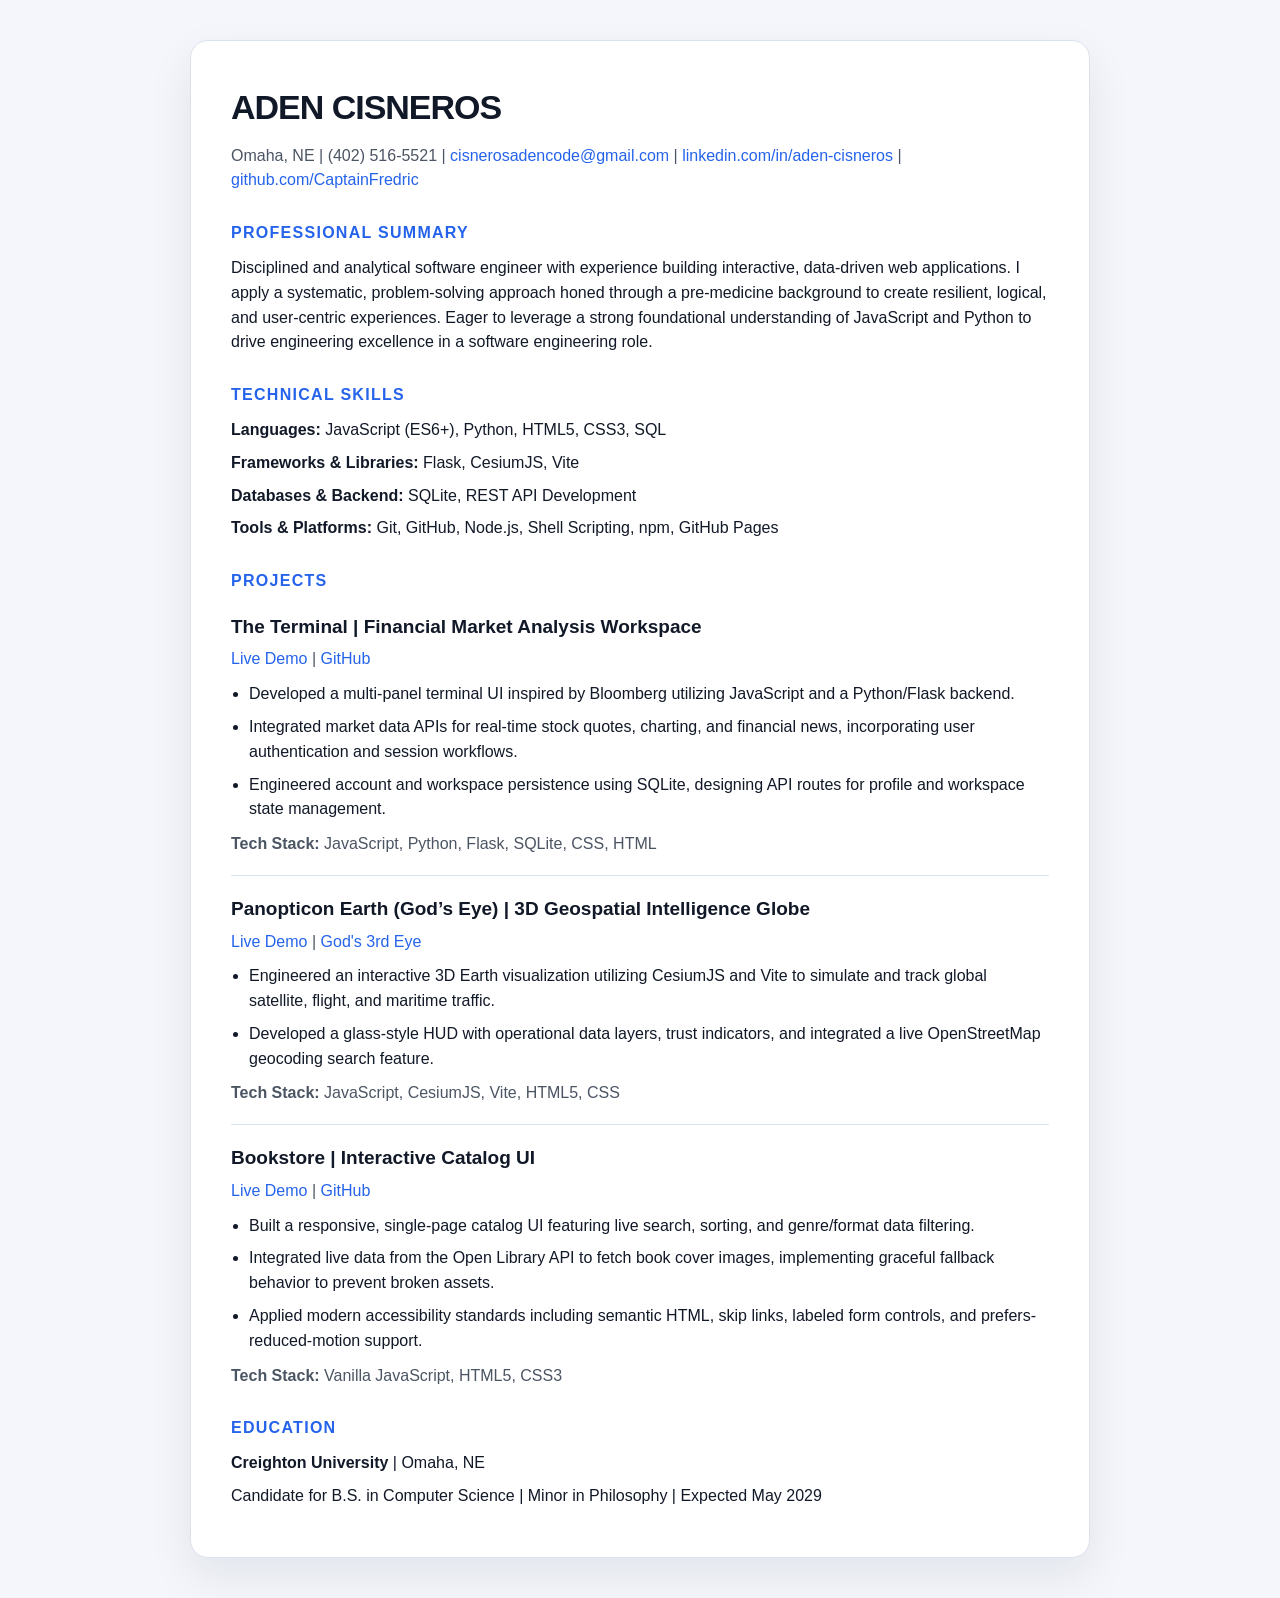
<file: resume.html>
<!DOCTYPE html>
<html lang="en">
<head>
    <meta charset="UTF-8">
    <meta name="viewport" content="width=device-width, initial-scale=1.0">
    <title>Aden Cisneros Resume</title>
    <style>
        :root {
            color-scheme: light;
            --bg: #f4f6fb;
            --surface: #ffffff;
            --text: #111827;
            --muted: #4b5563;
            --accent: #2563eb;
            --border: #dbe2ef;
        }

        * {
            box-sizing: border-box;
        }

        body {
            margin: 0;
            padding: 40px 20px;
            font-family: Inter, Roboto, Arial, sans-serif;
            background: var(--bg);
            color: var(--text);
            line-height: 1.55;
        }

        .resume {
            width: min(900px, 100%);
            margin: 0 auto;
            background: var(--surface);
            border: 1px solid var(--border);
            border-radius: 18px;
            padding: 40px;
            box-shadow: 0 18px 45px rgba(15, 23, 42, 0.08);
        }

        h1 {
            margin: 0 0 10px;
            font-size: 34px;
            letter-spacing: -0.03em;
        }

        h2 {
            margin: 28px 0 10px;
            font-size: 16px;
            letter-spacing: 0.08em;
            color: var(--accent);
        }

        p {
            margin: 0 0 12px;
        }

        .contact {
            color: var(--muted);
            margin-bottom: 20px;
        }

        .contact a,
        .project-links a {
            color: var(--accent);
            text-decoration: none;
        }

        .contact a:hover,
        .project-links a:hover {
            text-decoration: underline;
        }

        .skills-row,
        .edu-line {
            margin-bottom: 8px;
        }

        .label {
            font-weight: 700;
        }

        .project {
            margin-top: 18px;
            padding-top: 18px;
            border-top: 1px solid var(--border);
        }

        .project:first-of-type {
            border-top: none;
            padding-top: 0;
        }

        .project-title {
            font-size: 19px;
            font-weight: 700;
            margin-bottom: 6px;
        }

        .project-links {
            margin-bottom: 10px;
            color: var(--muted);
        }

        ul {
            margin: 0 0 10px 18px;
            padding: 0;
        }

        li {
            margin-bottom: 8px;
        }

        .tech-stack {
            color: var(--muted);
        }

        @media print {
            body {
                background: #fff;
                padding: 0;
            }

            .resume {
                box-shadow: none;
                border: none;
                width: 100%;
                border-radius: 0;
                padding: 0;
            }
        }
    </style>
</head>
<body>
    <main class="resume">
        <h1>ADEN CISNEROS</h1>
        <p class="contact">Omaha, NE | (402) 516-5521 | <a href="mailto:cisnerosadencode@gmail.com">cisnerosadencode@gmail.com</a> | <a href="https://linkedin.com/in/aden-cisneros" target="_blank" rel="noopener">linkedin.com/in/aden-cisneros</a> | <a href="https://github.com/CaptainFredric" target="_blank" rel="noopener">github.com/CaptainFredric</a></p>

        <h2>PROFESSIONAL SUMMARY</h2>
        <p>Disciplined and analytical software engineer with experience building interactive, data-driven web applications. I apply a systematic, problem-solving approach honed through a pre-medicine background to create resilient, logical, and user-centric experiences. Eager to leverage a strong foundational understanding of JavaScript and Python to drive engineering excellence in a software engineering role.</p>

        <h2>TECHNICAL SKILLS</h2>
        <p class="skills-row"><span class="label">Languages:</span> JavaScript (ES6+), Python, HTML5, CSS3, SQL</p>
        <p class="skills-row"><span class="label">Frameworks &amp; Libraries:</span> Flask, CesiumJS, Vite</p>
        <p class="skills-row"><span class="label">Databases &amp; Backend:</span> SQLite, REST API Development</p>
        <p class="skills-row"><span class="label">Tools &amp; Platforms:</span> Git, GitHub, Node.js, Shell Scripting, npm, GitHub Pages</p>

        <h2>PROJECTS</h2>

        <section class="project">
            <div class="project-title">The Terminal | Financial Market Analysis Workspace</div>
            <p class="project-links"><a href="https://captainfredric.github.io/The-Terminal/" target="_blank" rel="noopener">Live Demo</a> | <a href="https://github.com/CaptainFredric/The-Terminal" target="_blank" rel="noopener">GitHub</a></p>
            <ul>
                <li>Developed a multi-panel terminal UI inspired by Bloomberg utilizing JavaScript and a Python/Flask backend.</li>
                <li>Integrated market data APIs for real-time stock quotes, charting, and financial news, incorporating user authentication and session workflows.</li>
                <li>Engineered account and workspace persistence using SQLite, designing API routes for profile and workspace state management.</li>
            </ul>
            <p class="tech-stack"><span class="label">Tech Stack:</span> JavaScript, Python, Flask, SQLite, CSS, HTML</p>
        </section>

        <section class="project">
            <div class="project-title">Panopticon Earth (God’s Eye) | 3D Geospatial Intelligence Globe</div>
            <p class="project-links"><a href="https://captainfredric.github.io/God-s-Eye/" target="_blank" rel="noopener">Live Demo</a> | <a href="https://github.com/CaptainFredric/God-s-Eye" target="_blank" rel="noopener">God's 3rd Eye</a></p>
            <ul>
                <li>Engineered an interactive 3D Earth visualization utilizing CesiumJS and Vite to simulate and track global satellite, flight, and maritime traffic.</li>
                <li>Developed a glass-style HUD with operational data layers, trust indicators, and integrated a live OpenStreetMap geocoding search feature.</li>
            </ul>
            <p class="tech-stack"><span class="label">Tech Stack:</span> JavaScript, CesiumJS, Vite, HTML5, CSS</p>
        </section>

        <section class="project">
            <div class="project-title">Bookstore | Interactive Catalog UI</div>
            <p class="project-links"><a href="https://captainfredric.github.io/Bookstore/" target="_blank" rel="noopener">Live Demo</a> | <a href="https://github.com/CaptainFredric/Bookstore" target="_blank" rel="noopener">GitHub</a></p>
            <ul>
                <li>Built a responsive, single-page catalog UI featuring live search, sorting, and genre/format data filtering.</li>
                <li>Integrated live data from the Open Library API to fetch book cover images, implementing graceful fallback behavior to prevent broken assets.</li>
                <li>Applied modern accessibility standards including semantic HTML, skip links, labeled form controls, and prefers-reduced-motion support.</li>
            </ul>
            <p class="tech-stack"><span class="label">Tech Stack:</span> Vanilla JavaScript, HTML5, CSS3</p>
        </section>

        <h2>EDUCATION</h2>
        <p class="edu-line"><span class="label">Creighton University</span> | Omaha, NE</p>
        <p class="edu-line">Candidate for B.S. in Computer Science | Minor in Philosophy | Expected May 2029</p>
    </main>
</body>
</html>
</file>
